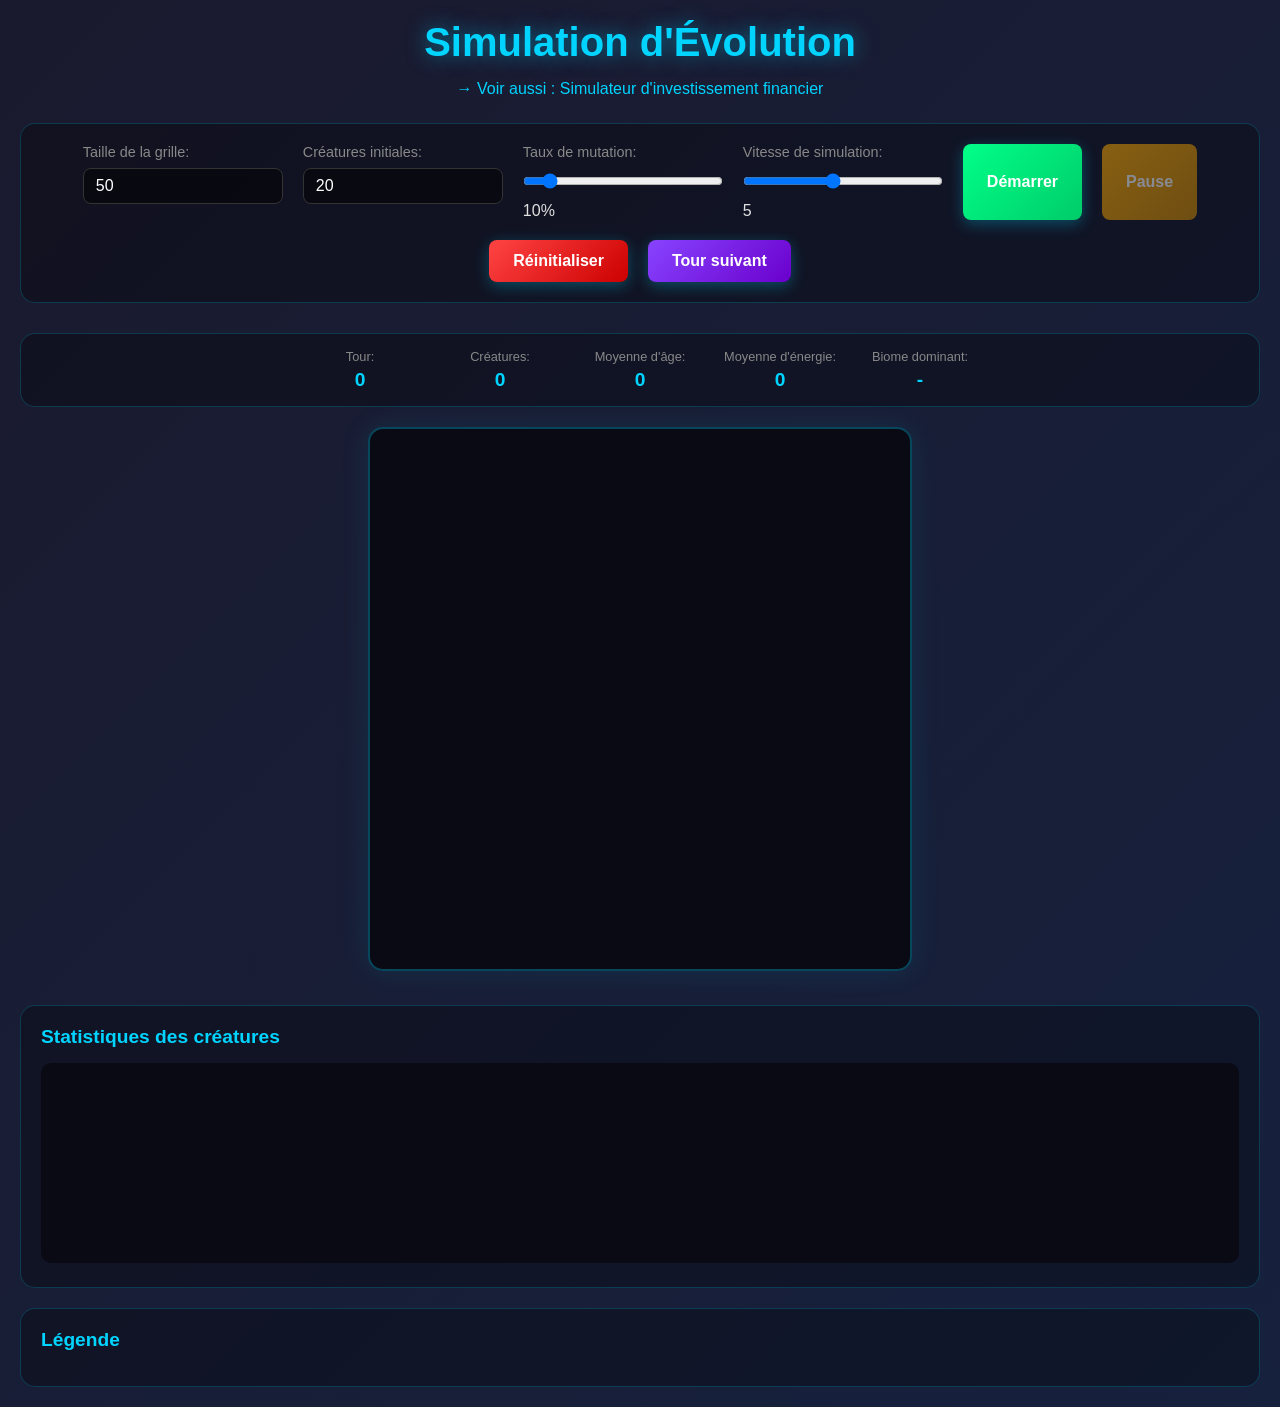
<file: index.html>
<!DOCTYPE html>
<html lang="fr">
<head>
    <meta charset="UTF-8">
    <meta name="viewport" content="width=device-width, initial-scale=1.0">
    <title>Simulation d'Évolution</title>
    <link rel="stylesheet" href="styles.css">
</head>
<body>
    <div class="container">
        <h1>Simulation d'Évolution</h1>
        <p style="text-align:center;margin:-15px 0 25px 0">
            <a href="invest.html" style="color:#00d4ff;text-decoration:none">&rarr; Voir aussi : Simulateur d'investissement financier</a>
        </p>
        
        <div class="controls">
            <div class="control-group">
                <label for="gridSize">Taille de la grille:</label>
                <input type="number" id="gridSize" min="10" max="100" value="50">
            </div>
            
            <div class="control-group">
                <label for="initialCreatures">Créatures initiales:</label>
                <input type="number" id="initialCreatures" min="1" max="100" value="20">
            </div>
            
            <div class="control-group">
                <label for="mutationRate">Taux de mutation:</label>
                <input type="range" id="mutationRate" min="0" max="100" value="10">
                <span id="mutationRateValue">10%</span>
            </div>
            
            <div class="control-group">
                <label for="simSpeed">Vitesse de simulation:</label>
                <input type="range" id="simSpeed" min="1" max="10" value="5">
                <span id="simSpeedValue">5</span>
            </div>
            
            <button id="startBtn">Démarrer</button>
            <button id="pauseBtn" disabled>Pause</button>
            <button id="resetBtn">Réinitialiser</button>
            <button id="stepBtn">Tour suivant</button>
        </div>
        
        <div class="simulation-info">
            <div class="info-item">
                <span class="info-label">Tour:</span>
                <span id="dayCounter">0</span>
            </div>
            <div class="info-item">
                <span class="info-label">Créatures:</span>
                <span id="creatureCount">0</span>
            </div>
            <div class="info-item">
                <span class="info-label">Moyenne d'âge:</span>
                <span id="avgAge">0</span>
            </div>
            <div class="info-item">
                <span class="info-label">Moyenne d'énergie:</span>
                <span id="avgEnergy">0</span>
            </div>
            <div class="info-item">
                <span class="info-label">Biome dominant:</span>
                <span id="dominantBiome">-</span>
            </div>
        </div>
        
        <div class="canvas-container">
            <canvas id="simulationCanvas"></canvas>
        </div>
        
        <div class="stats-panel">
            <h3>Statistiques des créatures</h3>
            <canvas id="statsCanvas"></canvas>
        </div>
        
        <div class="legend">
            <h3>Légende</h3>
            <div class="legend-items" id="legendItems">
                <!-- Les éléments de légende seront ajoutés dynamiquement -->
            </div>
        </div>
    </div>
    
    <script src="js/Environment.js"></script>
    <script src="js/Creature.js"></script>
    <script src="js/Simulation.js"></script>
    <script src="js/Renderer.js"></script>
    <script src="js/main.js"></script>
</body>
</html>
</file>
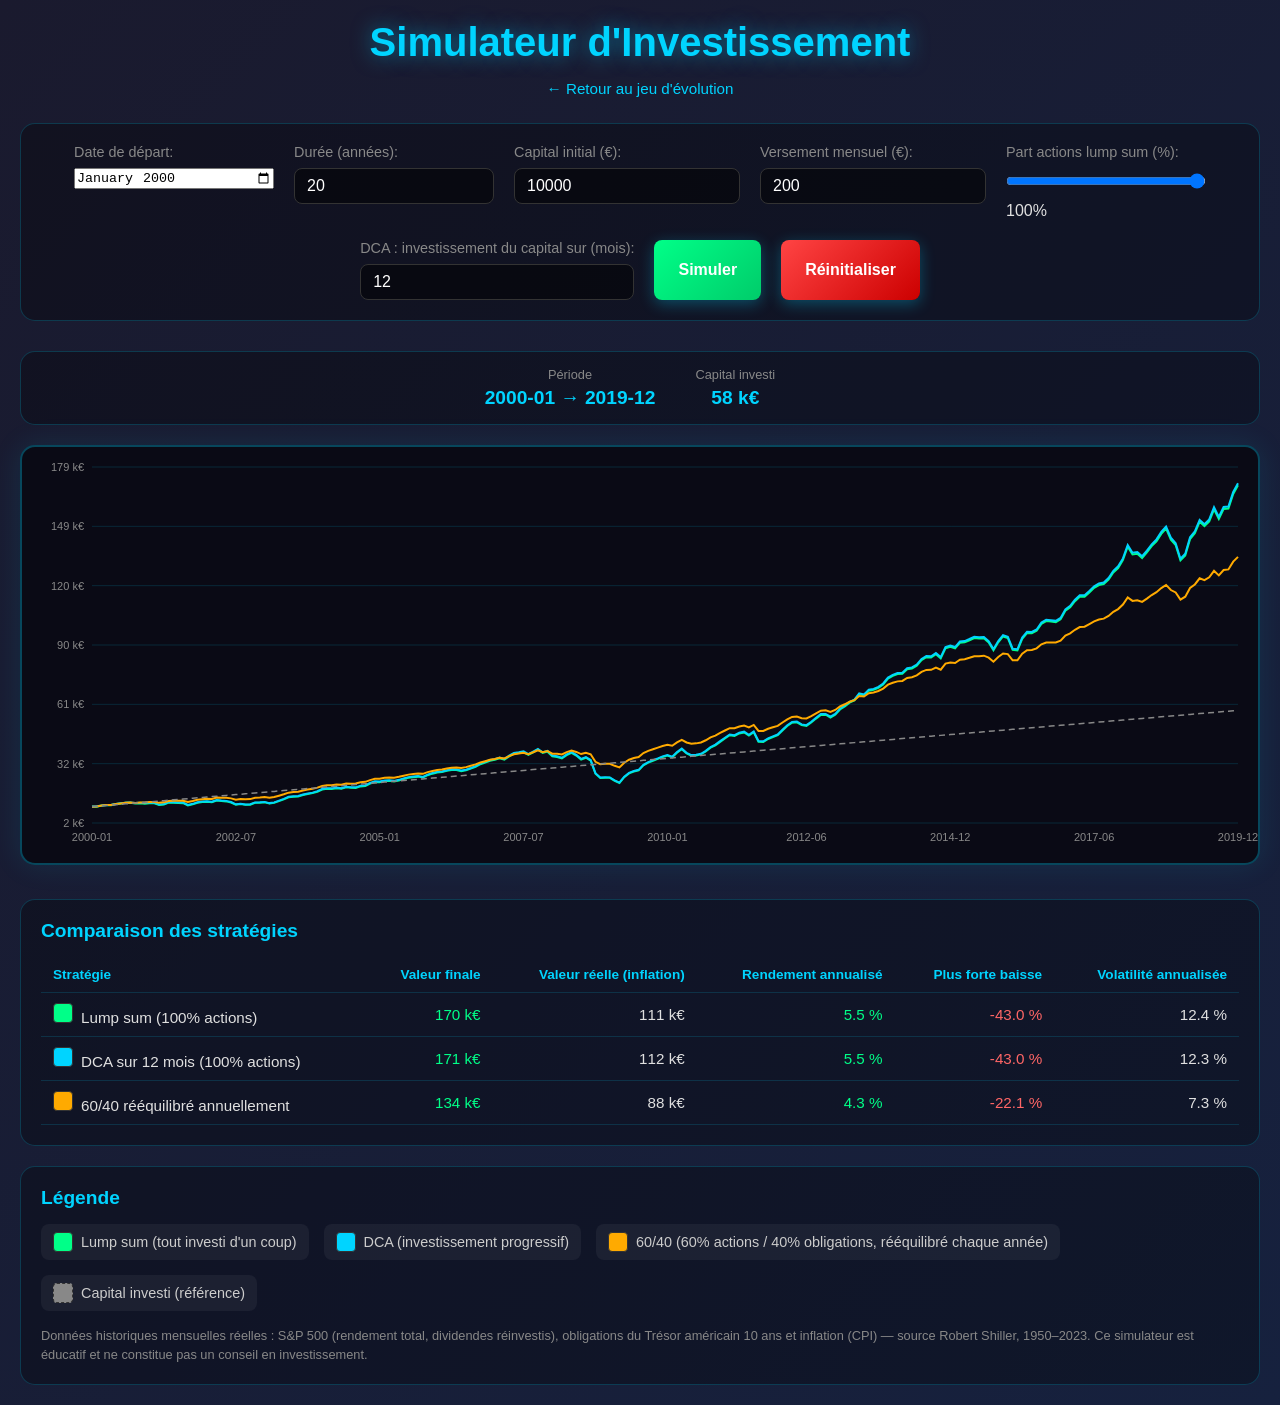
<file: invest.html>
<!DOCTYPE html>
<html lang="fr">
<head>
    <meta charset="UTF-8">
    <meta name="viewport" content="width=device-width, initial-scale=1.0">
    <title>Simulateur d'Investissement</title>
    <link rel="stylesheet" href="styles.css">
    <link rel="stylesheet" href="invest.css">
</head>
<body>
    <div class="container">
        <h1>Simulateur d'Investissement</h1>
        <p class="subtitle">
            <a href="index.html" class="nav-link">&larr; Retour au jeu d'&eacute;volution</a>
        </p>

        <div class="controls">
            <div class="control-group">
                <label for="startDate">Date de d&eacute;part:</label>
                <input type="month" id="startDate" min="1950-01" max="2023-06" value="2000-01">
            </div>

            <div class="control-group">
                <label for="duration">Dur&eacute;e (ann&eacute;es):</label>
                <input type="number" id="duration" min="1" max="73" value="20">
            </div>

            <div class="control-group">
                <label for="initialCapital">Capital initial (&euro;):</label>
                <input type="number" id="initialCapital" min="0" step="1000" value="10000">
            </div>

            <div class="control-group">
                <label for="monthlyContribution">Versement mensuel (&euro;):</label>
                <input type="number" id="monthlyContribution" min="0" step="50" value="200">
            </div>

            <div class="control-group">
                <label for="stockAllocation">Part actions lump sum (%):</label>
                <input type="range" id="stockAllocation" min="0" max="100" value="100">
                <span id="stockAllocationValue">100%</span>
            </div>

            <div class="control-group">
                <label for="dcaMonths">DCA : investissement du capital sur (mois):</label>
                <input type="number" id="dcaMonths" min="1" max="60" value="12">
            </div>

            <button id="simulateBtn">Simuler</button>
            <button id="resetBtn">R&eacute;initialiser</button>
        </div>

        <div class="simulation-info" id="summaryInfo">
            <div class="info-item">
                <span class="info-label">P&eacute;riode</span>
                <span id="periodLabel">-</span>
            </div>
            <div class="info-item">
                <span class="info-label">Capital investi</span>
                <span id="investedLabel">-</span>
            </div>
        </div>

        <div class="canvas-container">
            <canvas id="chartCanvas"></canvas>
        </div>

        <div class="stats-panel">
            <h3>Comparaison des strat&eacute;gies</h3>
            <table id="statsTable">
                <thead>
                    <tr>
                        <th>Strat&eacute;gie</th>
                        <th>Valeur finale</th>
                        <th>Valeur r&eacute;elle (inflation)</th>
                        <th>Rendement annualis&eacute;</th>
                        <th>Plus forte baisse</th>
                        <th>Volatilit&eacute; annualis&eacute;e</th>
                    </tr>
                </thead>
                <tbody id="statsBody">
                </tbody>
            </table>
        </div>

        <div class="legend">
            <h3>L&eacute;gende</h3>
            <div class="legend-items">
                <div class="legend-item">
                    <div class="legend-color" style="background:#00ff88"></div>
                    <span class="legend-label">Lump sum (tout investi d'un coup)</span>
                </div>
                <div class="legend-item">
                    <div class="legend-color" style="background:#00d4ff"></div>
                    <span class="legend-label">DCA (investissement progressif)</span>
                </div>
                <div class="legend-item">
                    <div class="legend-color" style="background:#ffaa00"></div>
                    <span class="legend-label">60/40 (60% actions / 40% obligations, r&eacute;&eacute;quilibr&eacute; chaque ann&eacute;e)</span>
                </div>
                <div class="legend-item">
                    <div class="legend-color" style="background:#888;border-style:dashed"></div>
                    <span class="legend-label">Capital investi (r&eacute;f&eacute;rence)</span>
                </div>
            </div>
            <p class="data-note">
                Donn&eacute;es historiques mensuelles r&eacute;elles : S&amp;P 500 (rendement total, dividendes r&eacute;investis),
                obligations du Tr&eacute;sor am&eacute;ricain 10 ans et inflation (CPI) &mdash; source Robert Shiller, 1950&ndash;2023.
                Ce simulateur est &eacute;ducatif et ne constitue pas un conseil en investissement.
            </p>
        </div>
    </div>

    <script src="js/invest/market-data.js"></script>
    <script src="js/invest/Engine.js"></script>
    <script src="js/invest/Chart.js"></script>
    <script src="js/invest/invest-main.js"></script>
</body>
</html>
</file>
<file: styles.css>
* {
    margin: 0;
    padding: 0;
    box-sizing: border-box;
}

body {
    font-family: 'Segoe UI', Tahoma, Geneva, Verdana, sans-serif;
    background: linear-gradient(135deg, #1a1a2e 0%, #16213e 100%);
    color: #e0e0e0;
    min-height: 100vh;
    padding: 20px;
}

.container {
    max-width: 1400px;
    margin: 0 auto;
}

h1 {
    text-align: center;
    margin-bottom: 30px;
    color: #00d4ff;
    text-shadow: 0 0 20px rgba(0, 212, 255, 0.5);
    font-size: 2.5rem;
}

.controls {
    display: flex;
    flex-wrap: wrap;
    gap: 20px;
    justify-content: center;
    margin-bottom: 30px;
    padding: 20px;
    background: rgba(0, 0, 0, 0.3);
    border-radius: 15px;
    border: 1px solid rgba(0, 212, 255, 0.2);
}

.control-group {
    display: flex;
    flex-direction: column;
    gap: 8px;
    min-width: 200px;
}

.control-group label {
    font-size: 0.9rem;
    color: #888;
    font-weight: 500;
}

.control-group input[type="number"],
.control-group input[type="range"] {
    padding: 8px 12px;
    border: 1px solid #333;
    border-radius: 8px;
    background: rgba(0, 0, 0, 0.5);
    color: #fff;
    font-size: 1rem;
}

.control-group input[type="range"] {
    padding: 4px 0;
    width: 100%;
}

button {
    padding: 12px 24px;
    border: none;
    border-radius: 8px;
    background: linear-gradient(135deg, #00d4ff 0%, #0099cc 100%);
    color: #fff;
    font-size: 1rem;
    font-weight: 600;
    cursor: pointer;
    transition: all 0.3s ease;
    box-shadow: 0 4px 15px rgba(0, 212, 255, 0.3);
}

button:hover {
    transform: translateY(-2px);
    box-shadow: 0 6px 20px rgba(0, 212, 255, 0.4);
}

button:disabled {
    opacity: 0.5;
    cursor: not-allowed;
    transform: none;
    box-shadow: none;
}

button:active:not(:disabled) {
    transform: translateY(0);
}

#startBtn {
    background: linear-gradient(135deg, #00ff88 0%, #00cc6a 100%);
}

#pauseBtn {
    background: linear-gradient(135deg, #ffaa00 0%, #cc8800 100%);
}

#resetBtn {
    background: linear-gradient(135deg, #ff4444 0%, #cc0000 100%);
}

#stepBtn {
    background: linear-gradient(135deg, #8844ff 0%, #6a00cc 100%);
}

.simulation-info {
    display: flex;
    flex-wrap: wrap;
    gap: 20px;
    justify-content: center;
    margin-bottom: 20px;
    padding: 15px;
    background: rgba(0, 0, 0, 0.3);
    border-radius: 15px;
    border: 1px solid rgba(0, 212, 255, 0.2);
}

.info-item {
    display: flex;
    flex-direction: column;
    align-items: center;
    min-width: 120px;
}

.info-label {
    font-size: 0.8rem;
    color: #888;
    margin-bottom: 5px;
}

.info-item span:not(.info-label) {
    font-size: 1.2rem;
    font-weight: bold;
    color: #00d4ff;
}

.canvas-container {
    margin-bottom: 30px;
    text-align: center;
}

#simulationCanvas {
    background: #0a0a15;
    border-radius: 15px;
    border: 2px solid rgba(0, 212, 255, 0.3);
    box-shadow: 0 0 30px rgba(0, 212, 255, 0.1);
    max-width: 100%;
    height: auto;
}

.stats-panel {
    background: rgba(0, 0, 0, 0.3);
    border-radius: 15px;
    border: 1px solid rgba(0, 212, 255, 0.2);
    padding: 20px;
    margin-bottom: 20px;
}

.stats-panel h3 {
    margin-bottom: 15px;
    color: #00d4ff;
    font-size: 1.2rem;
}

#statsCanvas {
    width: 100%;
    height: 200px;
    background: #0a0a15;
    border-radius: 10px;
}

.legend {
    background: rgba(0, 0, 0, 0.3);
    border-radius: 15px;
    border: 1px solid rgba(0, 212, 255, 0.2);
    padding: 20px;
}

.legend h3 {
    margin-bottom: 15px;
    color: #00d4ff;
    font-size: 1.2rem;
}

.legend-items {
    display: flex;
    flex-wrap: wrap;
    gap: 15px;
}

.legend-item {
    display: flex;
    align-items: center;
    gap: 8px;
    padding: 8px 12px;
    background: rgba(255, 255, 255, 0.05);
    border-radius: 8px;
}

.legend-color {
    width: 20px;
    height: 20px;
    border-radius: 4px;
    border: 1px solid #333;
}

.legend-label {
    font-size: 0.9rem;
    color: #ccc;
}

/* Responsive design */
@media (max-width: 768px) {
    .controls {
        flex-direction: column;
        align-items: center;
    }
    
    .control-group {
        flex-direction: row;
        align-items: center;
        justify-content: space-between;
        width: 100%;
    }
    
    .simulation-info {
        flex-direction: column;
        align-items: center;
    }
    
    h1 {
        font-size: 1.8rem;
    }
}

/* Animations */
@keyframes pulse {
    0%, 100% { opacity: 1; }
    50% { opacity: 0.7; }
}

button {
    animation: pulse 2s infinite;
}

button:disabled {
    animation: none;
}

/* Tooltips */
[data-tooltip] {
    position: relative;
}

[data-tooltip]:hover::after {
    content: attr(data-tooltip);
    position: absolute;
    bottom: 100%;
    left: 50%;
    transform: translateX(-50%);
    padding: 8px 12px;
    background: rgba(0, 0, 0, 0.9);
    color: #fff;
    border-radius: 6px;
    font-size: 0.8rem;
    white-space: nowrap;
    z-index: 100;
    border: 1px solid rgba(0, 212, 255, 0.3);
}
</file>
<file: invest.css>
.subtitle {
    text-align: center;
    margin: -15px 0 25px 0;
}

.nav-link {
    color: #00d4ff;
    text-decoration: none;
    font-size: 0.95rem;
}

.nav-link:hover {
    text-decoration: underline;
}

#simulateBtn {
    background: linear-gradient(135deg, #00ff88 0%, #00cc6a 100%);
}

#resetBtn {
    background: linear-gradient(135deg, #ff4444 0%, #cc0000 100%);
}

#chartCanvas {
    width: 100%;
    height: 420px;
    background: #0a0a15;
    border-radius: 15px;
    border: 2px solid rgba(0, 212, 255, 0.3);
    box-shadow: 0 0 30px rgba(0, 212, 255, 0.1);
}

.stats-panel table {
    width: 100%;
    border-collapse: collapse;
    font-size: 0.95rem;
}

.stats-panel th,
.stats-panel td {
    padding: 10px 12px;
    text-align: right;
    border-bottom: 1px solid rgba(0, 212, 255, 0.15);
}

.stats-panel th:first-child,
.stats-panel td:first-child {
    text-align: left;
}

.stats-panel th {
    color: #00d4ff;
    font-weight: 600;
    font-size: 0.85rem;
}

.stats-panel td.pos {
    color: #00ff88;
}

.stats-panel td.neg {
    color: #ff6666;
}

.stats-panel tbody tr:hover {
    background: rgba(0, 212, 255, 0.05);
}

.data-note {
    margin-top: 15px;
    font-size: 0.8rem;
    color: #888;
    line-height: 1.5;
}

@media (max-width: 768px) {
    #chartCanvas {
        height: 300px;
    }

    .stats-panel {
        overflow-x: auto;
    }
}
</file>
